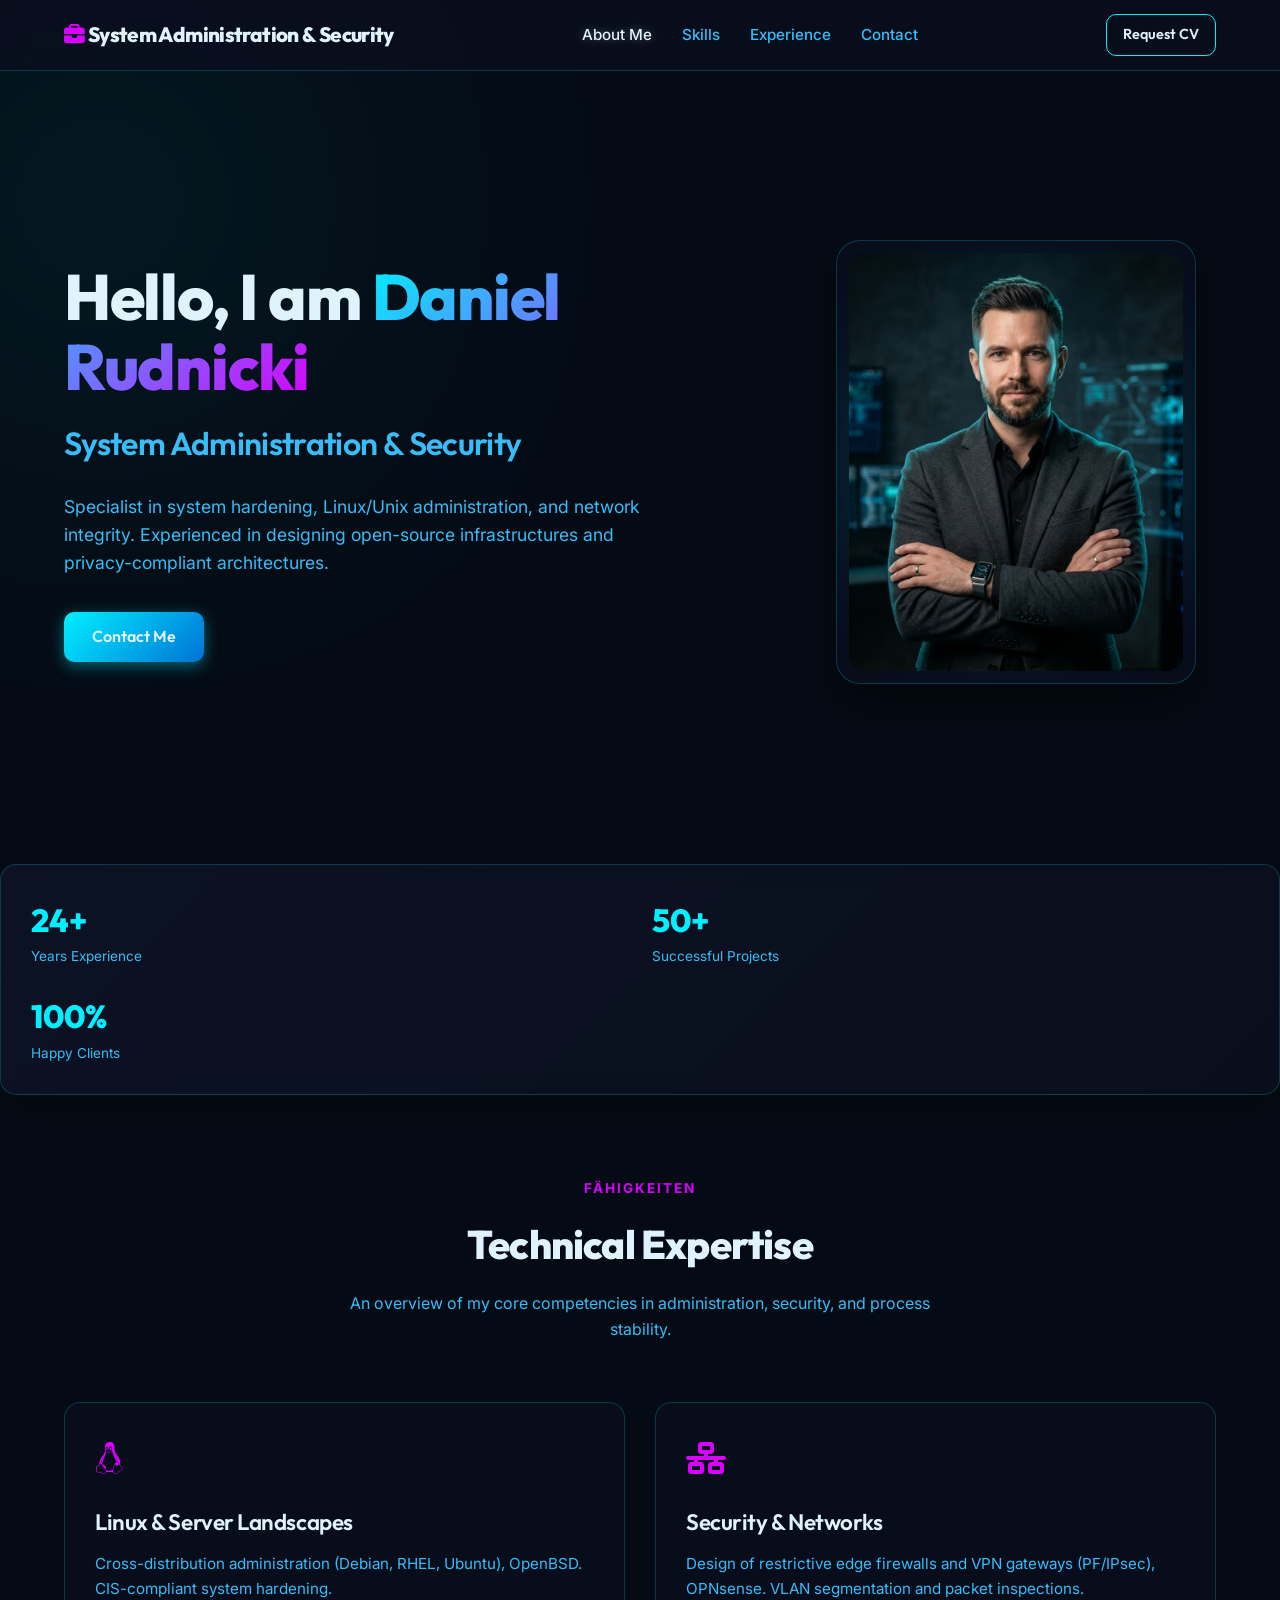
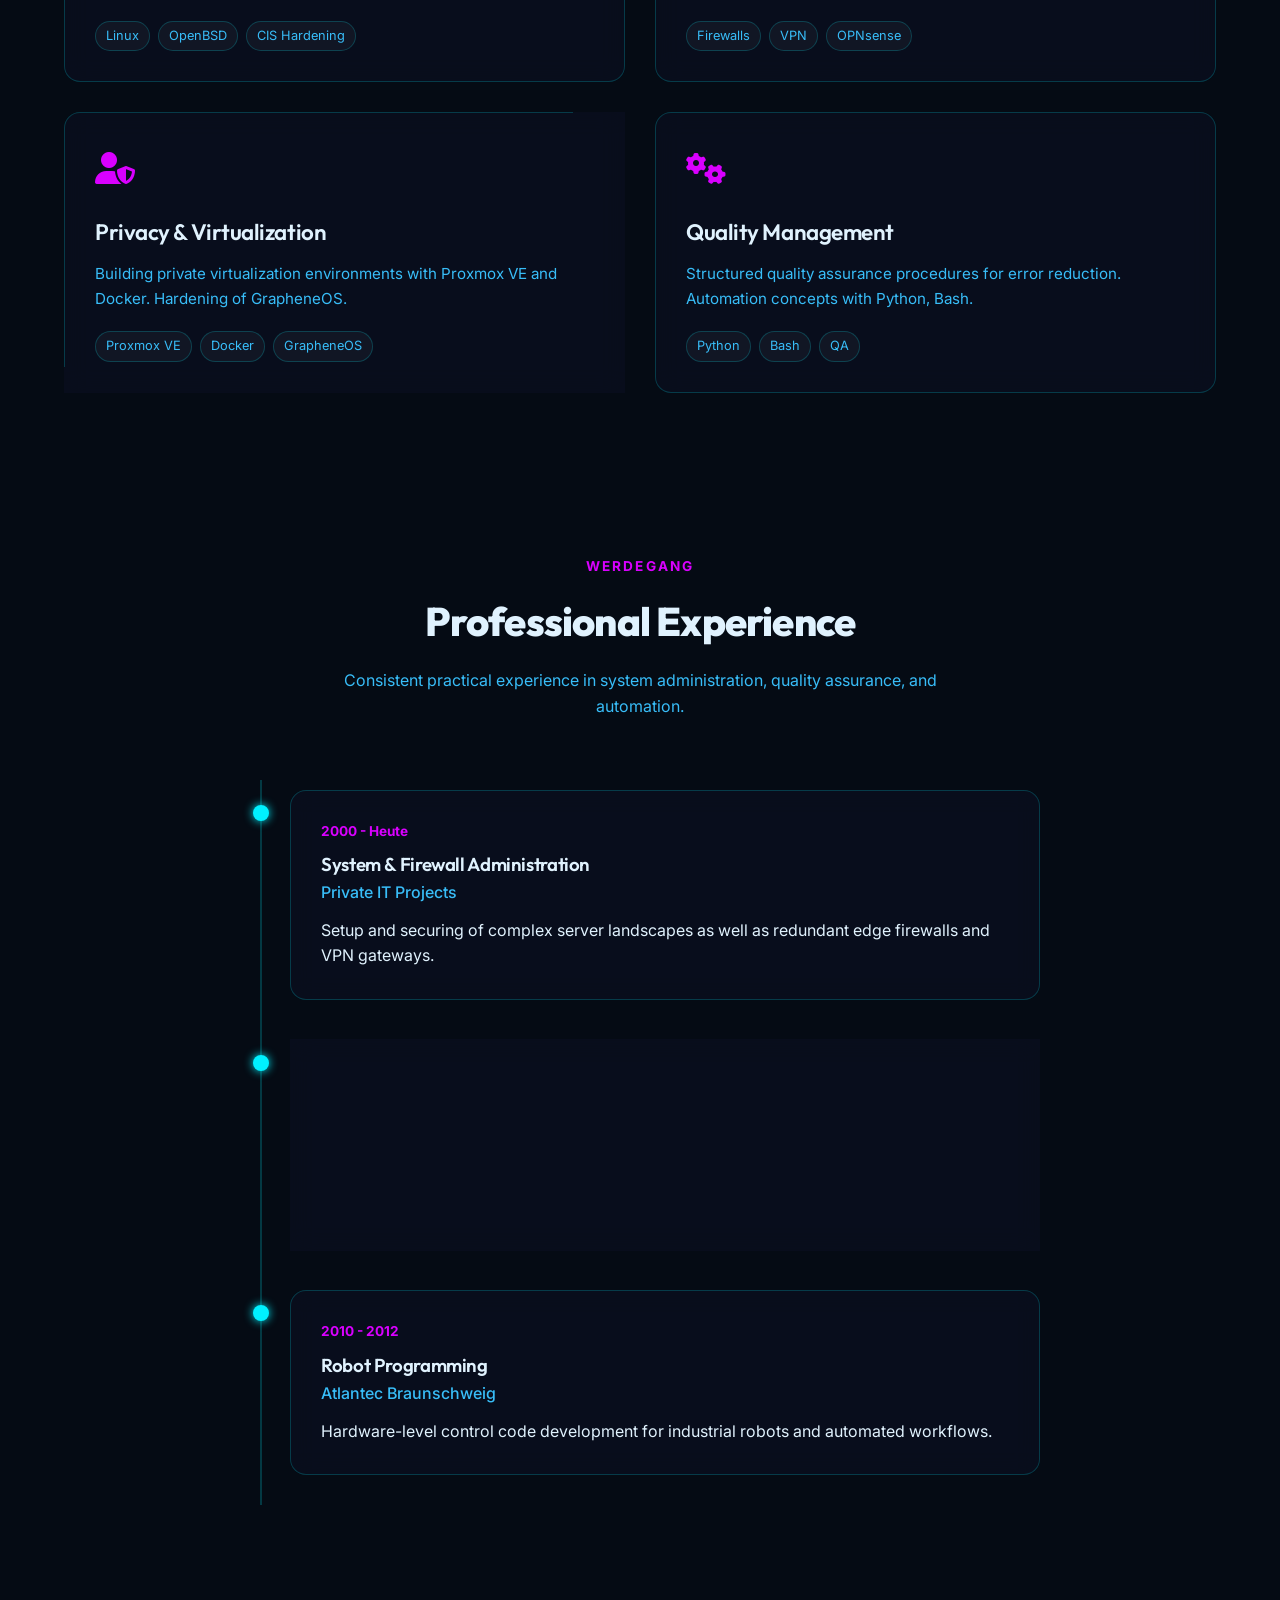
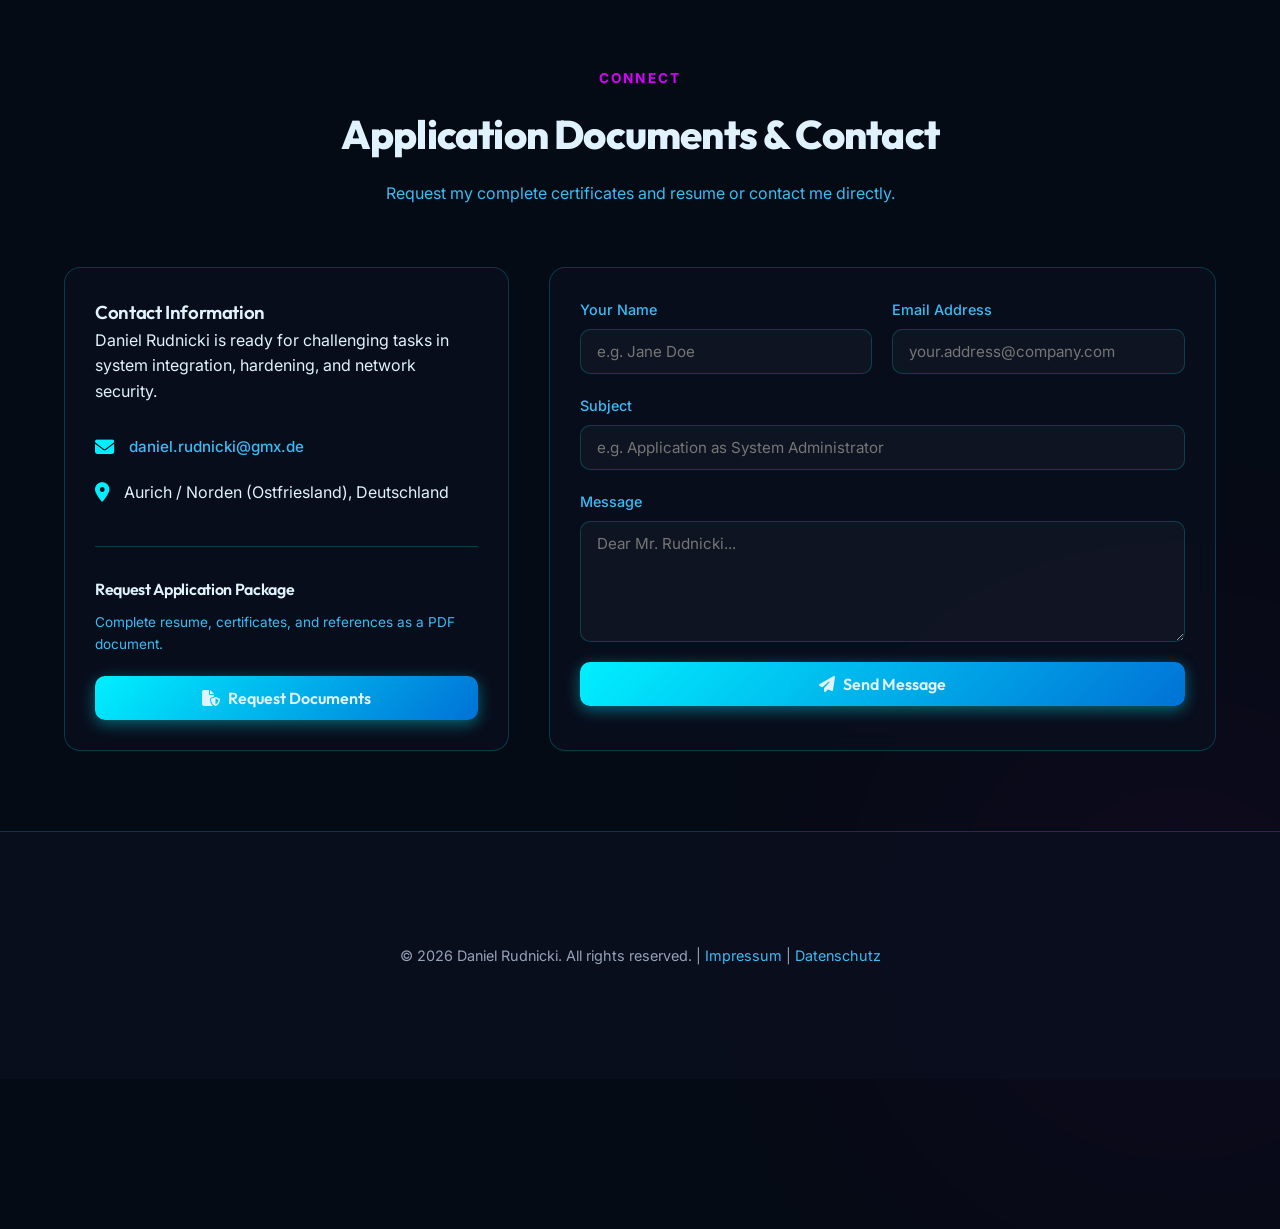
<file: index.html>
<!DOCTYPE html>
<html lang="de">
<head>
    <meta charset="UTF-8">
    <meta name="viewport" content="width=device-width, initial-scale=1.0">
    <title>Daniel Rudnicki | Portfolio</title>
    <link rel="icon" type="image/png" href="/static/daniel_rudnicki_logo.png">
    <!-- Google Fonts -->
    <link rel="preconnect" href="https://fonts.googleapis.com">
    <link rel="preconnect" href="https://fonts.gstatic.com" crossorigin>
    <link href="https://fonts.googleapis.com/css2?family=Outfit:wght@300;400;600;800&family=Inter:wght@300;400;500;600;700&display=swap" rel="stylesheet">
    <!-- FontAwesome Icons -->
    <link rel="stylesheet" href="https://cdnjs.cloudflare.com/ajax/libs/font-awesome/6.4.0/css/all.min.css">
    <!-- Main Style Sheet -->
    <link rel="stylesheet" href="/static/styles.css">
    <!-- Google tag (gtag.js) -->
    <script async src="https://www.googletagmanager.com/gtag/js?id=G-XXXXXXXXXX"></script>
    <script>
      window.dataLayer = window.dataLayer || [];
      function gtag(){dataLayer.push(arguments);}
      gtag('js', new Date());
      gtag('config', 'G-XXXXXXXXXX');
    </script>
</head>
<body class="{{ theme_class }}">
    <!-- Background Glow Effects -->
    <div class="glow-orb orb-1"></div>
    <div class="glow-orb orb-2"></div>

    <!-- Navigation Header -->
    <header class="main-header">
        <div class="nav-container">
            <a href="#" class="logo" id="nav-logo">
                <span class="logo-accent">&lt;</span> DR.ADMIN <span class="logo-accent">/&gt;</span>
            </a>
            <nav class="nav-menu">
                <a href="#about" class="nav-link active" id="nav-about">Über mich</a>
                <a href="#skills" class="nav-link" id="nav-skills">Kompetenzen</a>
                <a href="#experience" class="nav-link" id="nav-exp">Werdegang</a>
                <a href="#contact" class="nav-link" id="nav-contact">Kontakt</a>
            </nav>
            <div class="nav-cta">
                <a href="#contact" class="btn btn-outline btn-sm" id="cta-req">Bewerbung anfordern</a>
            </div>
        </div>
    </header>

    <main>        <!-- Hero & Personalization Section -->
        <section id="about" class="hero-section">
            <div class="section-container hero-container">
                <div class="hero-grid">
                    <div class="hero-content">
                        <!-- Dynamic Greeting Badge -->
                        <div class="greeting-badge" id="dynamic-badge" style="display: none;">
                            <span class="badge-dot"></span>
                            <span class="badge-text" id="dynamic-badge-text"></span>
                        </div>
                        
                        <h1 class="hero-title">
                            <span id="hello-text">Hallo, ich bin</span> <span class="text-gradient">Daniel Rudnicki</span>
                        </h1>
                        <h2 class="hero-subtitle" id="dynamic-subtitle">System-Administration & Security</h2>
                        
                        <!-- Dynamic Personalized Message -->
                        <div class="personalization-banner" id="personalization-box" style="display: block;">
                            <div class="banner-content">
                                <i class="fas fa-handshake"></i>
                                <div class="banner-text">
                                    <strong id="spec-for"></strong>
                                    <p id="msg-text">Vielen Dank für Ihr Interesse an meinem Profil. Ich habe diese Mappe speziell auf Ihre Anforderungen abgestimmt.</p>
                                </div>
                            </div>
                        </div>
                        
                        <p class="hero-description" id="dynamic-description">Spezialist für Systemhärtung, Linux/Unix-Administration und Netzwerk-Integrität. Praxis in der Konzeptionierung quelloffener Infrastrukturen und datenschutzkonformer Architekturen.</p>
                        
                        <div class="hero-actions">
                            <a href="#contact" class="btn btn-primary" id="cont-btn">Kontakt aufnehmen</a>
                        </div>
                    </div>
                    
                    <div class="hero-image-wrapper">
                        <div class="hero-image-card">
                            <img src="https://loremflickr.com/400/500/male,sysadmin?random=1" id="hero-avatar" alt="Portrait" class="hero-avatar" />
                            <div class="image-glow"></div>
                        </div>
                    </div>
                </div>
            </div>
        </section>

        <div class="hero-stats-card glass-card">
            <div class="card-glow"></div>
            <div class="stats-grid">
                <div class="stat-item">
                    <span class="stat-value">24+</span>
                    <span class="stat-label" id="stat-exp">Jahre Erfahrung</span>
                </div>
                <div class="stat-item">
                    <span class="stat-value">50+</span>
                    <span class="stat-label" id="stat-proj">Erfolgreiche Projekte</span>
                </div>
                <div class="stat-item">
                    <span class="stat-value">100%</span>
                    <span class="stat-label" id="stat-cli">Zufriedene Klienten</span>
                </div>
            </div>
        </div>

        <!-- Technical Skills Section -->
        <section id="skills" class="skills-section">
            <div class="section-container">
                <div class="section-header">
                    <span class="section-tag" id="skills-tag">Fähigkeiten</span>
                    <h2 class="section-title" id="skills-main-title">Technische Expertise</h2>
                    <p class="section-desc" id="skills-main-desc">Ein Überblick über meine Kernkompetenzen in der Administration, Absicherung und Prozessstabilität.</p>
                </div>

                <div class="skills-grid">
                    <div class="skill-category-card glass-card">
                        <div class="category-icon" id="skill-1-icon"><i class="fa-brands fa-linux"></i></div>
                        <h3 id="skill-1-title">Linux & Serverlandschaften</h3>
                        <p id="skill-1-desc">Distributionen-übergreifende Administration (Debian, RHEL, Ubuntu), OpenBSD und Solaris. CIS-konforme Systemhärtung (Level 2) und dateibasierte Berechtigungskonzepte.</p>
                        <div class="skill-tags" id="skill-1-tags">
                            <span class="tag">Linux Servers</span>
                            <span class="tag">OpenBSD</span>
                            <span class="tag">Solaris</span>
                            <span class="tag">CIS Hardening</span>
                            <span class="tag">SELinux</span>
                        </div>
                    </div>

                    <div class="skill-category-card glass-card">
                        <div class="category-icon" id="skill-2-icon"><i class="fa-solid fa-network-wired"></i></div>
                        <h3 id="skill-2-title">Sicherheit & Netzwerke</h3>
                        <p id="skill-2-desc">Konzeption restriktiver Edge-Firewalls und VPN-Gateways mit OpenBSD (PF/CARP/IPsec), OPNsense, pfSense und VyOS. VLAN-Segmentierung, VPN/IPsec Tunnel, Packet Inspections via Wireshark und tcpdump.</p>
                        <div class="skill-tags" id="skill-2-tags">
                            <span class="tag">OpenBSD (PF)</span>
                            <span class="tag">Edge-Firewalling</span>
                            <span class="tag">VPN-Gateways</span>
                            <span class="tag">OPNsense</span>
                            <span class="tag">VyOS</span>
                            <span class="tag">Wireshark</span>
                        </div>
                    </div>

                    <div class="skill-category-card glass-card">
                        <div class="category-icon" id="skill-3-icon"><i class="fa-solid fa-user-shield"></i></div>
                        <h3 id="skill-3-title">Privacy & Virtualisierung</h3>
                        <p id="skill-3-desc">Aufbau privater Virtualisierungsumgebungen mit Proxmox VE und Docker. Härtung von GrapheneOS, Integration von Tails OS und TOR-Routing.</p>
                        <div class="skill-tags" id="skill-3-tags">
                            <span class="tag">Proxmox VE</span>
                            <span class="tag">Docker</span>
                            <span class="tag">GrapheneOS</span>
                            <span class="tag">Tails OS</span>
                            <span class="tag">TOR Network</span>
                        </div>
                    </div>

                    <div class="skill-category-card glass-card">
                        <div class="category-icon" id="skill-4-icon"><i class="fa-solid fa-gears"></i></div>
                        <h3 id="skill-4-title">Qualitätsmanagement & Automatisierung</h3>
                        <p id="skill-4-desc">Strukturierte Qualitätssicherungsverfahren zur Fehlerreduktion und Einhaltung von QM-Vorgaben. Automatisierungskonzepte mit Python, C++, Bash-Skripten, PHP und Perl.</p>
                        <div class="skill-tags" id="skill-4-tags">
                            <span class="tag">Python / C++</span>
                            <span class="tag">Bash Scripting</span>
                            <span class="tag">QM / Fehleranalyse</span>
                            <span class="tag">Perl / PHP</span>
                        </div>
                    </div>
                </div>
            </div>
        </section>


        <!-- Experience Timeline Section -->
        <section id="experience" class="experience-section">
            <div class="section-container">
                <div class="section-header">
                    <span class="section-tag" id="exp-tag">Werdegang</span>
                    <h2 class="section-title" id="exp-main-title">Beruflicher Werdegang</h2>
                    <p class="section-desc" id="exp-main-desc">Konsequente Praxiserfahrung in Systemadministration, Qualitätssicherung und industrieller Automatisierung.</p>
                </div>

                <div class="timeline">
                    <div class="timeline-item">
                        <div class="timeline-dot"></div>
                        <div class="timeline-content glass-card">
                            <span class="timeline-date">2000 - Heute</span>
                            <h3 id="exp-1-title">System-, Edge-Firewall- & VPN-Administration</h3>
                            <p class="timeline-company" id="exp-1-comp">Private non-monetäre Großprojekte (Vollzeitfokus 2012–2014)</p>
                            <p id="exp-1-desc">Aufbau und Absicherung komplexer Linux-Serverlandschaften sowie redundanter Edge-Firewalls und VPN-Gateways auf OpenBSD-Basis (PF, IPsec/WireGuard). Implementierung restriktiver OPNsense/VyOS-Systeme, VLAN-Segmentierung und kontinuierliche Protokollanalyse.</p>
                        </div>
                    </div>

                    <div class="timeline-item">
                        <div class="timeline-dot"></div>
                        <div class="timeline-content glass-card">
                            <span class="timeline-date">2014 - 2021</span>
                            <h3 id="exp-2-title">Qualitätssicherung & Qualitätsmanagement</h3>
                            <p class="timeline-company" id="exp-2-comp">SVB Personalleasing (Automobilfertigungslinien)</p>
                            <p id="exp-2-desc">Strukturierte Einhaltung strenger Qualitätsvorgaben, Fehlerreduktion und Qualitätssicherungsmaßnahmen zur Prozessstabilität in Fertigungslinien.</p>
                        </div>
                    </div>

                    <div class="timeline-item">
                        <div class="timeline-dot"></div>
                        <div class="timeline-content glass-card">
                            <span class="timeline-date">2010 - 2012</span>
                            <h3 id="exp-3-title">Roboterprogrammierung & Automatisierung</h3>
                            <p class="timeline-company" id="exp-3-comp">Atlantec Braunschweig</p>
                            <p id="exp-3-desc">Hardwarenahe Steuerungscode-Entwicklung für Industrieroboter und Anpassung komplexer automatisierter Bewegungsabläufe.</p>
                        </div>
                    </div>
                </div>
            </div>
        </section>

        <!-- Contact & Document Request Section -->
        <section id="contact" class="contact-section">
            <div class="section-container">
                <div class="section-header">
                    <span class="section-tag" id="contact-tag">Verbindung</span>
                    <h2 class="section-title" id="contact-title">Bewerbungsunterlagen & Kontakt</h2>
                    <p class="section-desc" id="contact-desc">Fordern Sie meine vollständigen Zeugnisse und Lebensläufe an oder treten Sie direkt in Kontakt.</p>
                </div>

                <div class="contact-grid">
                    <div class="contact-info-panel glass-card">
                        <h3 id="contact-info-title">Kontaktinformationen</h3>
                        <p id="contact-info-text">Daniel Rudnicki ist bereit für anspruchsvolle Aufgaben in der Systemintegration, Härtung und Netzwerkabsicherung.</p>
                        
                        <div class="info-list">
                            <div class="info-item">
                                <i class="fa-solid fa-envelope"></i>
                                <span id="secure-email-container"></span>
                            </div>
                            <div class="info-item">
                                <i class="fa-solid fa-location-dot"></i>
                                <span>Aurich / Norden (Ostfriesland), Deutschland</span>
                            </div>
                        </div>

                        <!-- Action buttons for document download request -->
                        <div class="document-download-box">
                            <h4 id="req-docs-title">Bewerbungs-Paket anfordern</h4>
                            <p class="small-text" id="req-docs-desc">Vollständiger Lebenslauf, Zertifikate und Zeugnisse als PDF-Dokument.</p>
                            <button id="request-docs-btn" class="btn btn-primary btn-block">
                                <i class="fa-solid fa-file-shield"></i> <span id="req-docs-btn-text">Unterlagen anfordern</span>
                            </button>
                        </div>
                    </div>

                    <div class="contact-form-panel glass-card">
                        <form id="contact-form" class="custom-form">
                            <div class="form-row">
                                <div class="form-group">
                                    <label for="name" id="label-name">Ihr Name</label>
                                    <input type="text" id="name" required placeholder="z. B. Nicole Nellen">
                                </div>
                                <div class="form-group">
                                    <label for="email" id="label-email">E-Mail-Adresse</label>
                                    <input type="email" id="email" required placeholder="ihre.adresse@firma.de">
                                </div>
                            </div>
                            <div class="form-group">
                                <label for="subject" id="label-subject">Betreff</label>
                                <input type="text" id="subject" placeholder="z. B. Bewerbung als IT-Systemadministrator">
                            </div>
                            <div class="form-group">
                                <label for="message" id="label-message">Nachricht</label>
                                <textarea id="message" rows="5" required placeholder="Sehr geehrter Herr Rudnicki..."></textarea>
                            </div>
                            <button type="submit" class="btn btn-primary" id="submit-btn">
                                <i class="fa-solid fa-paper-plane"></i> <span id="submit-btn-text">Nachricht senden</span>
                            </button>
                        </form>
                    </div>
                </div>
            </div>
        </section>
    </main>

    <!-- Footer -->
    <footer class="main-footer">
        <div class="section-container">
            <p id="footer-text">&copy; 2026 Daniel Rudnicki. Alle Rechte vorbehalten. | <a href="/impressum.html">Impressum</a> | <a href="/datenschutz.html">Datenschutz</a></p>
        </div>
    </footer>
    <script src="/static/content.js"></script>
    <script src="/static/script.js"></script>
</body>
</html>
</file>
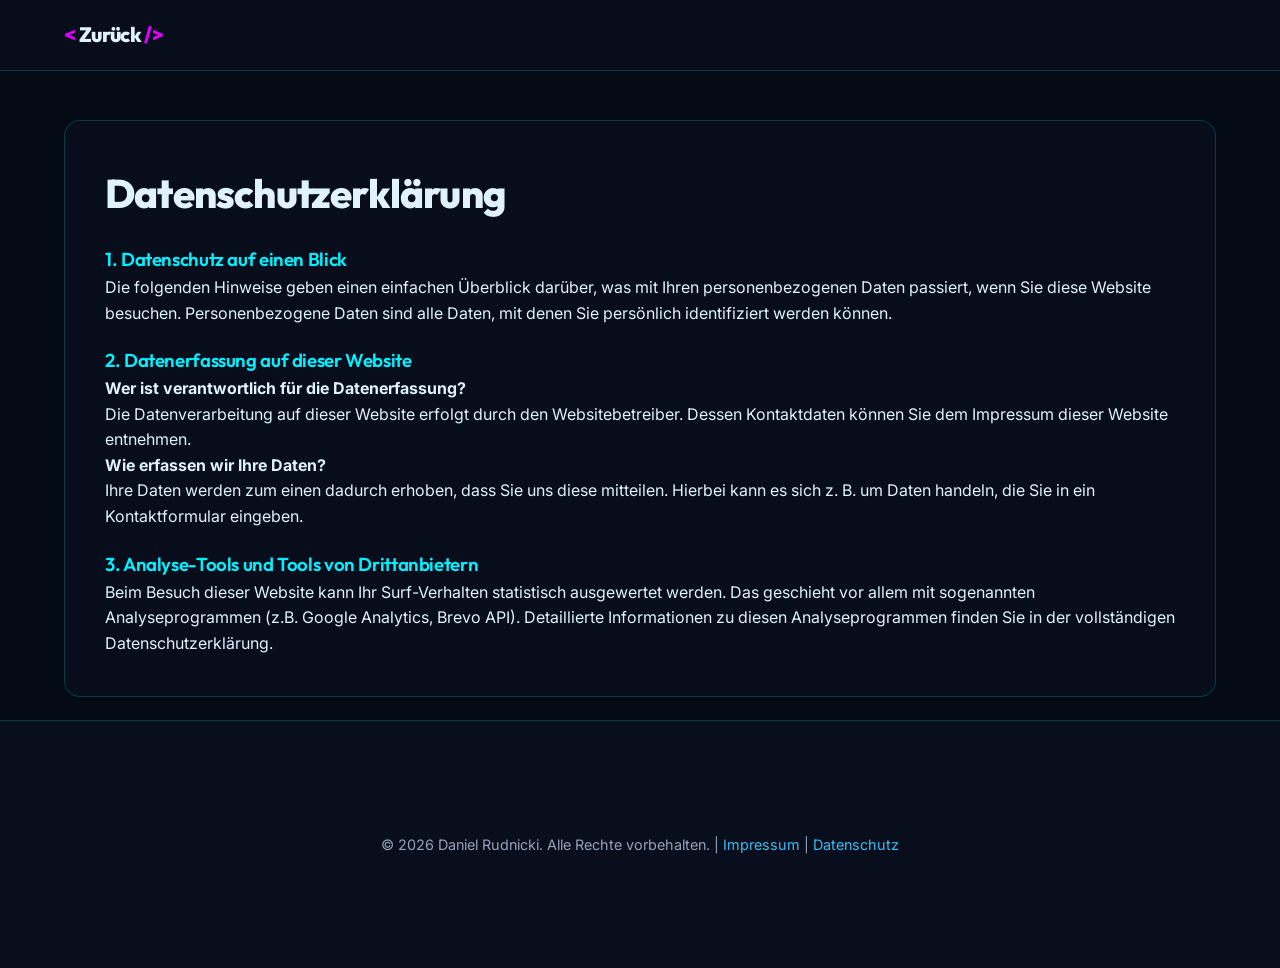
<file: datenschutz.html>
<!DOCTYPE html>
<html lang="de">
<head>
    <meta charset="UTF-8">
    <meta name="viewport" content="width=device-width, initial-scale=1.0">
    <title>Datenschutzerklärung | Daniel Rudnicki</title>
    <link rel="stylesheet" href="https://cdnjs.cloudflare.com/ajax/libs/font-awesome/6.4.0/css/all.min.css">
    <link href="https://fonts.googleapis.com/css2?family=Outfit:wght@300;400;500;600;700;800&family=Inter:wght@400;500;600&display=swap" rel="stylesheet">
    <link rel="stylesheet" href="/static/styles.css">
    <!-- Google tag (gtag.js) -->
    <script async src="https://www.googletagmanager.com/gtag/js?id=G-XXXXXXXXXX"></script>
    <script>
      window.dataLayer = window.dataLayer || [];
      function gtag(){dataLayer.push(arguments);}
      gtag('js', new Date());
      gtag('config', 'G-XXXXXXXXXX');
    </script>
</head>
<body class="theme-it">
    <header class="main-header">
        <div class="nav-container">
            <a href="/" class="logo">
                <span class="logo-accent">&lt;</span> Zurück <span class="logo-accent">/&gt;</span>
            </a>
        </div>
    </header>

    <main style="padding-top: 100px; min-height: 80vh;">
        <section class="section-container glass-card" style="padding: 40px; margin-top: 20px;">
            <h1 class="section-title">Datenschutzerklärung</h1>
            
            <h3 style="color: var(--primary); margin-top: 20px;">1. Datenschutz auf einen Blick</h3>
            <p>
                Die folgenden Hinweise geben einen einfachen Überblick darüber, was mit Ihren personenbezogenen Daten passiert, wenn Sie diese Website besuchen. Personenbezogene Daten sind alle Daten, mit denen Sie persönlich identifiziert werden können.
            </p>

            <h3 style="color: var(--primary); margin-top: 20px;">2. Datenerfassung auf dieser Website</h3>
            <p><strong>Wer ist verantwortlich für die Datenerfassung?</strong></p>
            <p>Die Datenverarbeitung auf dieser Website erfolgt durch den Websitebetreiber. Dessen Kontaktdaten können Sie dem Impressum dieser Website entnehmen.</p>
            
            <p><strong>Wie erfassen wir Ihre Daten?</strong></p>
            <p>Ihre Daten werden zum einen dadurch erhoben, dass Sie uns diese mitteilen. Hierbei kann es sich z. B. um Daten handeln, die Sie in ein Kontaktformular eingeben.</p>

            <h3 style="color: var(--primary); margin-top: 20px;">3. Analyse-Tools und Tools von Drittanbietern</h3>
            <p>
                Beim Besuch dieser Website kann Ihr Surf-Verhalten statistisch ausgewertet werden. Das geschieht vor allem mit sogenannten Analyseprogrammen (z.B. Google Analytics, Brevo API). Detaillierte Informationen zu diesen Analyseprogrammen finden Sie in der vollständigen Datenschutzerklärung.
            </p>
        </section>
    </main>

    <footer class="main-footer">
        <div class="section-container">
            <p>&copy; 2026 Daniel Rudnicki. Alle Rechte vorbehalten. | <a href="/impressum.html">Impressum</a> | <a href="/datenschutz.html">Datenschutz</a></p>
        </div>
    </footer>
    <script>
        const params = new URLSearchParams(window.location.search);
        const cat = (params.get("cat") || "IT & Technologie").toLowerCase();
        let theme = "theme-it";
        if (cat.includes("soziales")) theme = "theme-soziales";
        else if (cat.includes("administration") || cat.includes("verwaltung")) theme = "theme-verwaltung";
        else if (cat.includes("sales")) theme = "theme-sales";
        else if (cat.includes("handwerk")) theme = "theme-handwerk";
        else if (cat.includes("milit") || cat.includes("mil_it")) theme = "theme-mil_it";
        document.body.className = theme;
        
        // Update links to keep the theme
        document.querySelectorAll('a').forEach(a => {
            if (a.href.includes('impressum') || a.href.includes('datenschutz') || (a.href.endsWith('/') && !a.href.includes('#'))) {
                let url = new URL(a.href, window.location.href);
                for (let [key, value] of params.entries()) {
                    url.searchParams.set(key, value);
                }
                a.href = url.href;
            }
        });
    </script>
</body>
</html>
</file>
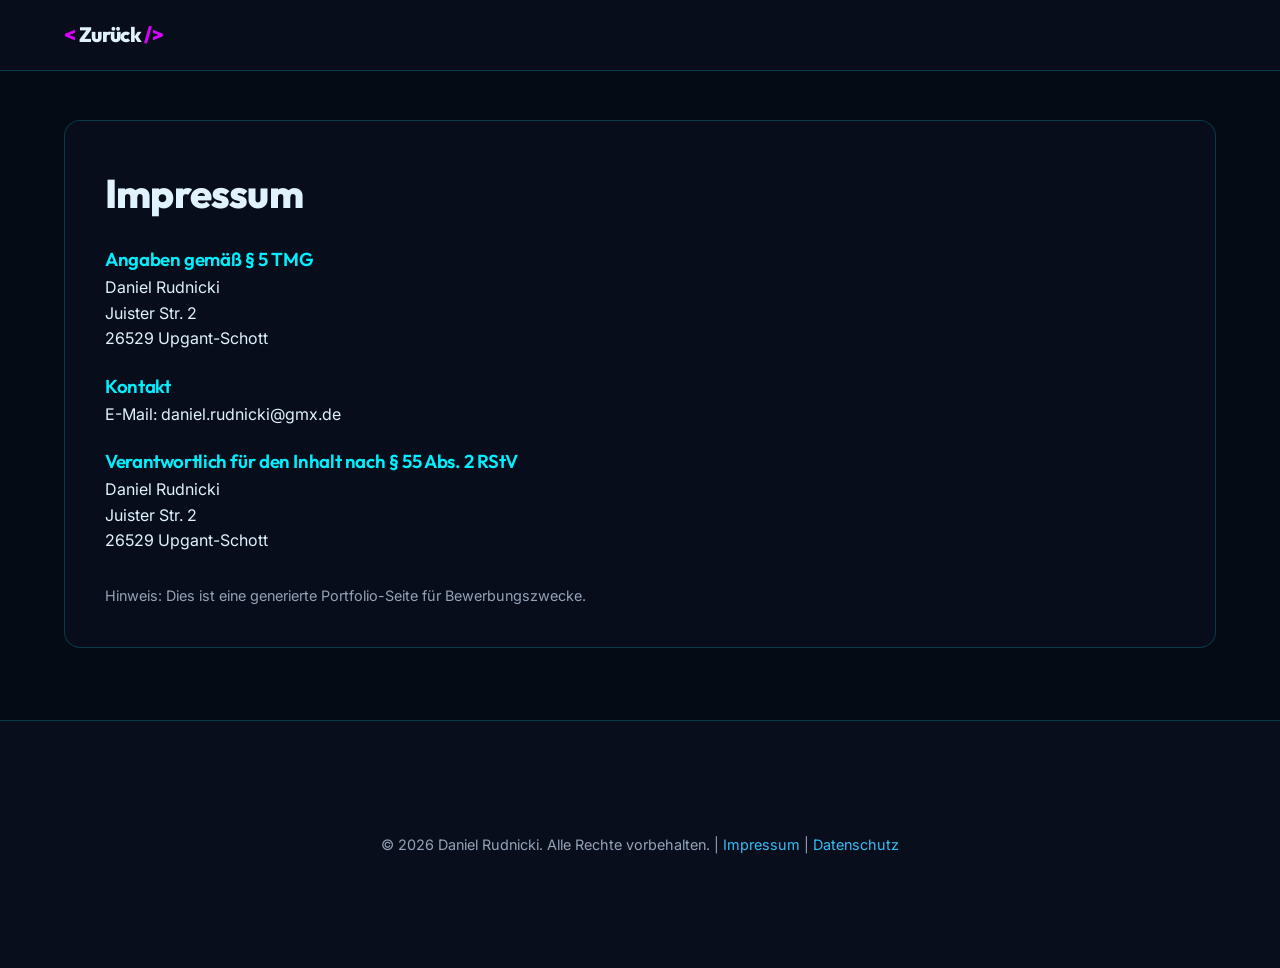
<file: impressum.html>
<!DOCTYPE html>
<html lang="de">
<head>
    <meta charset="UTF-8">
    <meta name="viewport" content="width=device-width, initial-scale=1.0">
    <title>Impressum | Daniel Rudnicki</title>
    <link rel="stylesheet" href="https://cdnjs.cloudflare.com/ajax/libs/font-awesome/6.4.0/css/all.min.css">
    <link href="https://fonts.googleapis.com/css2?family=Outfit:wght@300;400;500;600;700;800&family=Inter:wght@400;500;600&display=swap" rel="stylesheet">
    <link rel="stylesheet" href="/static/styles.css">
    <!-- Google tag (gtag.js) -->
    <script async src="https://www.googletagmanager.com/gtag/js?id=G-XXXXXXXXXX"></script>
    <script>
      window.dataLayer = window.dataLayer || [];
      function gtag(){dataLayer.push(arguments);}
      gtag('js', new Date());
      gtag('config', 'G-XXXXXXXXXX');
    </script>
</head>
<body class="theme-it">
    <header class="main-header">
        <div class="nav-container">
            <a href="/" class="logo">
                <span class="logo-accent">&lt;</span> Zurück <span class="logo-accent">/&gt;</span>
            </a>
        </div>
    </header>

    <main style="padding-top: 100px; min-height: 80vh;">
        <section class="section-container glass-card" style="padding: 40px; margin-top: 20px;">
            <h1 class="section-title">Impressum</h1>
            
            <h3 style="color: var(--primary); margin-top: 20px;">Angaben gemäß § 5 TMG</h3>
            <p>
                Daniel Rudnicki<br>
                Juister Str. 2<br>
                26529 Upgant-Schott
            </p>

            <h3 style="color: var(--primary); margin-top: 20px;">Kontakt</h3>
            <p>
                E-Mail: daniel.rudnicki@gmx.de
            </p>

            <h3 style="color: var(--primary); margin-top: 20px;">Verantwortlich für den Inhalt nach § 55 Abs. 2 RStV</h3>
            <p>
                Daniel Rudnicki<br>
                Juister Str. 2<br>
                26529 Upgant-Schott
            </p>
            
            <p style="margin-top: 30px; font-size: 0.9em; color: var(--text-muted);">
                Hinweis: Dies ist eine generierte Portfolio-Seite für Bewerbungszwecke. 
            </p>
        </section>
    </main>

    <footer class="main-footer">
        <div class="section-container">
            <p>&copy; 2026 Daniel Rudnicki. Alle Rechte vorbehalten. | <a href="/impressum.html">Impressum</a> | <a href="/datenschutz.html">Datenschutz</a></p>
        </div>
    </footer>
    <script>
        const params = new URLSearchParams(window.location.search);
        const cat = (params.get("cat") || "IT & Technologie").toLowerCase();
        let theme = "theme-it";
        if (cat.includes("soziales")) theme = "theme-soziales";
        else if (cat.includes("administration") || cat.includes("verwaltung")) theme = "theme-verwaltung";
        else if (cat.includes("sales")) theme = "theme-sales";
        else if (cat.includes("handwerk")) theme = "theme-handwerk";
        else if (cat.includes("milit") || cat.includes("mil_it")) theme = "theme-mil_it";
        document.body.className = theme;
        
        // Update links to keep the theme
        document.querySelectorAll('a').forEach(a => {
            if (a.href.includes('impressum') || a.href.includes('datenschutz') || (a.href.endsWith('/') && !a.href.includes('#'))) {
                let url = new URL(a.href, window.location.href);
                for (let [key, value] of params.entries()) {
                    url.searchParams.set(key, value);
                }
                a.href = url.href;
            }
        });
    </script>
</body>
</html>
</file>
<file: static/styles.css>
/* ==========================================================================
   DESIGN SYSTEM TOKENS & CSS VARIABLES
   ========================================================================== */
:root {
    /* Color Palette */
    --bg-dark: #0a0f1d;
    --bg-card: rgba(16, 22, 43, 0.6);
    --bg-card-hover: rgba(22, 30, 59, 0.85);
    
    --primary: #0088ff;
    --primary-glow: rgba(0, 136, 255, 0.45);
    --secondary: #00f0ff;
    --secondary-glow: rgba(0, 240, 255, 0.3);
    
    --text-primary: #f8fafc;
    --text-secondary: #94a3b8;
    --text-muted: #64748b;
    --border-color: rgba(255, 255, 255, 0.08);
    --border-color-hover: rgba(0, 136, 255, 0.3);

    /* Fonts */
    --font-heading: 'Outfit', 'Inter', sans-serif;
    --font-body: 'Inter', sans-serif;
    
    /* Layout */
    --max-width: 1200px;
    --radius-lg: 16px;
    --radius-md: 10px;
    --radius-sm: 6px;
    
    --transition-fast: 0.2s cubic-bezier(0.4, 0, 0.2, 1);
    --transition-normal: 0.3s cubic-bezier(0.4, 0, 0.2, 1);
}

/* ==========================================================================
   RESET & GLOBAL STYLES
   ========================================================================== */
* {
    margin: 0;
    padding: 0;
    box-sizing: border-box;
}

html {
    scroll-behavior: smooth;
    font-size: 16px;
}

body {
    background-color: var(--bg-dark);
    color: var(--text-primary);
    font-family: var(--font-body);
    line-height: 1.6;
    overflow-x: hidden;
    position: relative;
    min-height: 100vh;
}

/* Background Glow Orbs */
.glow-orb {
    position: absolute;
    width: 600px;
    height: 600px;
    border-radius: 50%;
    filter: blur(160px);
    z-index: -1;
    pointer-events: none;
    opacity: 0.45;
}

.orb-1 {
    top: -100px;
    left: -200px;
    background: radial-gradient(circle, var(--primary-glow) 0%, transparent 70%);
}

.orb-2 {
    bottom: -150px;
    right: -200px;
    background: radial-gradient(circle, var(--secondary-glow) 0%, transparent 70%);
}

a {
    color: inherit;
    text-decoration: none;
    transition: var(--transition-fast);
}

/* ==========================================================================
   TYPOGRAPHY
   ========================================================================== */
h1, h2, h3, h4 {
    font-family: var(--font-heading);
    font-weight: 600;
    letter-spacing: -0.02em;
}

.text-gradient {
    background: linear-gradient(135deg, var(--primary) 0%, var(--secondary) 100%);
    -webkit-background-clip: text;
    -webkit-text-fill-color: transparent;
}

/* ==========================================================================
   LAYOUT CONTAINERS
   ========================================================================== */
.section-container {
    width: 90%;
    max-width: var(--max-width);
    margin: 0 auto;
    padding: 80px 0;
}

.section-header {
    text-align: center;
    margin-bottom: 60px;
}

.section-tag {
    font-size: 0.85rem;
    text-transform: uppercase;
    letter-spacing: 0.15em;
    color: var(--secondary);
    font-weight: 700;
    margin-bottom: 12px;
    display: inline-block;
}

.section-title {
    font-size: 2.5rem;
    font-weight: 800;
    margin-bottom: 15px;
}

.section-desc {
    color: var(--text-secondary);
    max-width: 600px;
    margin: 0 auto;
}

/* ==========================================================================
   GLASSMORPHISM COMPONENT
   ========================================================================== */
.glass-card {
    background: var(--bg-card);
    backdrop-filter: blur(12px);
    -webkit-backdrop-filter: blur(12px);
    border: 1px solid var(--border-color);
    border-radius: var(--radius-lg);
    padding: 30px;
    position: relative;
    overflow: hidden;
    transition: var(--transition-normal);
}

.glass-card:hover {
    border-color: var(--border-color-hover);
    background: var(--bg-card-hover);
    transform: translateY(-5px);
    box-shadow: 0 10px 30px -10px rgba(0, 136, 255, 0.2);
}

/* ==========================================================================
   BUTTONS
   ========================================================================== */
.btn {
    display: inline-flex;
    align-items: center;
    justify-content: center;
    padding: 12px 28px;
    font-family: var(--font-heading);
    font-weight: 600;
    font-size: 1rem;
    border-radius: var(--radius-md);
    cursor: pointer;
    border: none;
    gap: 8px;
}

.btn-sm {
    padding: 8px 16px;
    font-size: 0.9rem;
}

.btn-primary {
    background: linear-gradient(135deg, var(--primary) 0%, #0072d6 100%);
    color: var(--text-primary);
    box-shadow: 0 4px 15px var(--primary-glow);
}

.btn-primary:hover {
    transform: translateY(-2px);
    box-shadow: 0 6px 20px var(--primary-glow);
}

.btn-secondary {
    background: rgba(255, 255, 255, 0.05);
    color: var(--text-primary);
    border: 1px solid var(--border-color);
}

.btn-secondary:hover {
    background: rgba(255, 255, 255, 0.1);
    border-color: var(--text-secondary);
}

.btn-outline {
    background: transparent;
    color: var(--text-primary);
    border: 1px solid var(--primary);
}

.btn-outline:hover {
    background: var(--primary);
    box-shadow: 0 4px 15px var(--primary-glow);
}

.btn-block {
    display: flex;
    width: 100%;
}

/* ==========================================================================
   HEADER / NAVIGATION
   ========================================================================== */
.main-header {
    position: fixed;
    top: 0;
    left: 0;
    width: 100%;
    z-index: 100;
    background: var(--bg-card);
    backdrop-filter: blur(12px);
    -webkit-backdrop-filter: blur(12px);
    border-bottom: 1px solid var(--border-color);
}

.nav-container {
    max-width: var(--max-width);
    width: 90%;
    margin: 0 auto;
    height: 70px;
    display: flex;
    align-items: center;
    justify-content: space-between;
}

.logo {
    font-family: var(--font-heading);
    font-weight: 800;
    font-size: 1.3rem;
    letter-spacing: -0.03em;
}

.logo-accent {
    color: var(--secondary);
}

.nav-menu {
    display: flex;
    gap: 30px;
}

.nav-link {
    color: var(--text-secondary);
    font-size: 0.95rem;
    font-weight: 500;
}

.nav-link:hover, .nav-link.active {
    color: var(--text-primary);
    text-shadow: 0 0 10px rgba(255, 255, 255, 0.3);
}

/* ==========================================================================
   HERO SECTION
   ========================================================================== */
.hero-section {
    padding-top: 160px;
    padding-bottom: 100px;
    position: relative;
    z-index: 10;
}

.hero-grid {
    display: grid;
    grid-template-columns: 1fr;
    gap: 60px;
    align-items: center;
}

@media (min-width: 992px) {
    .hero-grid {
        grid-template-columns: 1fr 400px;
    }
}

.hero-content {
    max-width: 800px;
    margin: 0 auto;
    text-align: left;
}

.hero-image-wrapper {
    position: relative;
    display: flex;
    justify-content: center;
}

.hero-image-card {
    position: relative;
    width: 100%;
    max-width: 360px;
    border-radius: 24px;
    padding: 12px;
    background: var(--bg-card);
    border: 1px solid var(--border-color);
    box-shadow: 0 20px 40px rgba(0,0,0,0.4);
    z-index: 2;
    overflow: hidden;
}

.hero-avatar {
    width: 100%;
    height: auto;
    border-radius: 16px;
    display: block;
    object-fit: cover;
    aspect-ratio: 4/5;
}

.image-glow {
    position: absolute;
    top: 50%;
    left: 50%;
    transform: translate(-50%, -50%);
    width: 120%;
    height: 120%;
    background: radial-gradient(circle at center, var(--primary-glow) 0%, transparent 60%);
    z-index: -1;
    filter: blur(40px);
}

.greeting-badge {
    display: flex;
    align-items: center;
    background: rgba(0, 240, 255, 0.08);
    border: 1px solid rgba(0, 240, 255, 0.3);
    padding: 6px 14px;
    border-radius: 30px;
    margin-bottom: 24px;
    animation: bounce 2s infinite;
}

/* ==========================================================================
   CATEGORY THEMES
   ========================================================================== */

/* Theme: Soziales & Pflege */
body.theme-soziales {
    --bg-dark: #f0fdf4;
    --bg-card: rgba(255, 255, 255, 0.9);
    --bg-card-hover: rgba(255, 255, 255, 1);
    --primary: #16a34a;
    --primary-glow: rgba(22, 163, 74, 0.3);
    --secondary: #22c55e;
    --secondary-glow: rgba(34, 197, 94, 0.2);
    --text-primary: #14532d;
    --text-secondary: #166534;
    --text-muted: #15803d;
    --border-color: rgba(22, 163, 74, 0.15);
    --border-color-hover: rgba(22, 163, 74, 0.4);
}
body.theme-soziales .glass-bg {
    background: radial-gradient(circle at center, rgba(34, 197, 94, 0.05) 0%, rgba(240, 253, 244, 1) 50%);
}

/* Theme: Verwaltung & Öffentlicher Dienst */
body.theme-verwaltung {
    --bg-dark: #f8fafc;
    --bg-card: rgba(255, 255, 255, 0.9);
    --bg-card-hover: rgba(255, 255, 255, 1);
    --primary: #0f172a;
    --primary-glow: rgba(15, 23, 42, 0.3);
    --secondary: #334155;
    --secondary-glow: rgba(51, 65, 85, 0.2);
    --text-primary: #0f172a;
    --text-secondary: #334155;
    --text-muted: #475569;
    --border-color: rgba(15, 23, 42, 0.15);
    --border-color-hover: rgba(15, 23, 42, 0.4);
}
body.theme-verwaltung .glass-bg {
    background: radial-gradient(circle at center, rgba(51, 65, 85, 0.05) 0%, rgba(248, 250, 252, 1) 50%);
}

/* Theme: Sales */
body.theme-sales {
    --bg-dark: #1e1005; /* Deep warm brown/orange */
    --bg-card: rgba(40, 20, 10, 0.8);
    --bg-card-hover: rgba(50, 25, 15, 1);
    --primary: #f59e0b; /* Amber */
    --primary-glow: rgba(245, 158, 11, 0.4);
    --secondary: #d97706; /* Darker amber */
    --secondary-glow: rgba(217, 119, 6, 0.3);
    --text-primary: #fffbeb;
    --text-secondary: #fcd34d;
    --text-muted: #d6d3d1;
    --border-color: rgba(245, 158, 11, 0.2);
    --border-color-hover: rgba(217, 119, 6, 0.5);
}
body.theme-sales .glass-bg {
    background: radial-gradient(circle at center, rgba(245, 158, 11, 0.05) 0%, rgba(30, 16, 5, 1) 50%);
}

/* Theme: Handwerk & Produktion */
body.theme-handwerk {
    --bg-dark: #fff7ed;
    --bg-card: rgba(255, 255, 255, 0.9);
    --bg-card-hover: rgba(255, 255, 255, 1);
    --primary: #c2410c;
    --primary-glow: rgba(194, 65, 12, 0.3);
    --secondary: #ea580c;
    --secondary-glow: rgba(234, 88, 12, 0.2);
    --text-primary: #7c2d12;
    --text-secondary: #9a3412;
    --text-muted: #c2410c;
    --border-color: rgba(194, 65, 12, 0.15);
    --border-color-hover: rgba(194, 65, 12, 0.4);
}
body.theme-handwerk .glass-bg {
    background: radial-gradient(circle at center, rgba(234, 88, 12, 0.05) 0%, rgba(255, 247, 237, 1) 50%);
}

/* Theme: IT / Cybersecurity (Default) */
body.theme-it {
    --bg-dark: #050b14;
    --bg-card: rgba(10, 15, 30, 0.85);
    --bg-card-hover: rgba(13, 20, 40, 1);
    --primary: #00f0ff;
    --primary-glow: rgba(0, 240, 255, 0.4);
    --secondary: #d900ff;
    --secondary-glow: rgba(217, 0, 255, 0.3);
    --text-primary: #e0f2fe;
    --text-secondary: #38bdf8;
    --text-muted: #94a3b8;
    --border-color: rgba(0, 240, 255, 0.2);
    --border-color-hover: rgba(217, 0, 255, 0.5);
}
body.theme-it .glass-bg {
    background: radial-gradient(circle at center, rgba(0, 240, 255, 0.07) 0%, rgba(5, 11, 20, 1) 50%);
}

.badge-dot {
    width: 8px;
    height: 8px;
    background-color: var(--secondary);
    border-radius: 50%;
    margin-right: 8px;
}

.badge-text {
    font-size: 0.85rem;
    font-weight: 700;
    color: var(--secondary);
    text-transform: uppercase;
}

.personalization-banner {
    background: rgba(0, 136, 255, 0.08);
    border-left: 4px solid var(--primary);
    padding: 15px 20px;
    border-radius: 0 var(--radius-md) var(--radius-md) 0;
    margin-bottom: 24px;
    width: 100%;
}

.banner-text {
    color: var(--text-primary);
    font-weight: 600;
    font-size: 1.1rem;
}

.hero-title {
    font-size: 4rem;
    font-weight: 800;
    line-height: 1.1;
    margin-bottom: 15px;
}

.hero-subtitle {
    font-size: 2rem;
    color: var(--text-secondary);
    margin-bottom: 24px;
}

.hero-description {
    font-size: 1.1rem;
    color: var(--text-secondary);
    margin-bottom: 35px;
    max-width: 600px;
}

.hero-actions {
    display: flex;
    gap: 15px;
}

.hero-stats-card {
    background: linear-gradient(135deg, rgba(16, 22, 43, 0.7) 0%, rgba(10, 15, 29, 0.9) 100%);
    box-shadow: 0 20px 40px -15px rgba(0, 0, 0, 0.4);
}

.logo-container {
    text-align: center;
    margin-bottom: 25px;
}

.profile-logo {
    width: 200px;
    height: 200px;
    border-radius: var(--radius-lg);
    border: 2px solid var(--border-color);
    box-shadow: 0 8px 24px rgba(0, 0, 0, 0.3);
    transition: var(--transition-normal);
}

.profile-logo:hover {
    border-color: var(--primary);
    transform: scale(1.03) translateY(-2px);
    box-shadow: 0 12px 30px var(--primary-glow);
}

.stats-header {
    display: flex;
    align-items: center;
    gap: 10px;
    margin-bottom: 25px;
    border-bottom: 1px solid var(--border-color);
    padding-bottom: 15px;
}

.status-indicator {
    width: 10px;
    height: 10px;
    border-radius: 50%;
}

.status-indicator.online {
    background-color: #00e676;
    box-shadow: 0 0 10px #00e676;
}

.stats-grid {
    display: grid;
    grid-template-columns: repeat(2, 1fr);
    gap: 24px;
}

.stat-item {
    display: flex;
    flex-direction: column;
}

.stat-value {
    font-size: 2rem;
    font-weight: 800;
    color: var(--primary);
    font-family: var(--font-heading);
}

.stat-label {
    font-size: 0.85rem;
    color: var(--text-secondary);
}

/* ==========================================================================
   SKILLS SECTION
   ========================================================================== */
.skills-grid {
    display: grid;
    grid-template-columns: repeat(2, 1fr);
    gap: 30px;
}

.skill-category-card {
    display: flex;
    flex-direction: column;
}

/* Skill highlight for personalization matches */
.skill-category-card.highlighted {
    border-color: var(--secondary);
    box-shadow: 0 0 20px rgba(0, 240, 255, 0.2);
}

.category-icon {
    font-size: 2rem;
    color: var(--secondary);
    margin-bottom: 20px;
}

.skill-category-card h3 {
    font-size: 1.4rem;
    margin-bottom: 12px;
}

.skill-category-card p {
    color: var(--text-secondary);
    margin-bottom: 20px;
    font-size: 0.95rem;
    flex-grow: 1;
}

.skill-tags {
    display: flex;
    flex-wrap: wrap;
    gap: 8px;
}

.tag {
    font-size: 0.8rem;
    background: rgba(255, 255, 255, 0.04);
    border: 1px solid var(--border-color);
    padding: 4px 10px;
    border-radius: 30px;
    color: var(--text-secondary);
    transition: var(--transition-fast);
}

.tag:hover {
    color: var(--text-primary);
    background: rgba(255, 255, 255, 0.1);
}

/* ==========================================================================
   PROJECTS SECTION
   ========================================================================== */
.projects-filter-bar {
    display: flex;
    justify-content: center;
    gap: 15px;
    margin-bottom: 40px;
}

.filter-btn {
    background: transparent;
    border: 1px solid var(--border-color);
    color: var(--text-secondary);
    padding: 8px 20px;
    border-radius: 30px;
    cursor: pointer;
    font-family: var(--font-heading);
    font-weight: 500;
    transition: var(--transition-fast);
}

.filter-btn.active, .filter-btn:hover {
    background: var(--primary);
    color: var(--text-primary);
    border-color: var(--primary);
}

.projects-grid {
    display: grid;
    grid-template-columns: repeat(3, 1fr);
    gap: 30px;
}

.project-card {
    display: flex;
    flex-direction: column;
    padding: 0;
}

.project-image-placeholder {
    height: 180px;
    display: flex;
    align-items: center;
    justify-content: center;
    font-size: 3rem;
    border-bottom: 1px solid var(--border-color);
}

.security-bg { background: linear-gradient(135deg, rgba(239, 83, 80, 0.1) 0%, rgba(239, 83, 80, 0.2) 100%); color: #ef5350; }
.automation-bg { background: linear-gradient(135deg, rgba(0, 230, 118, 0.1) 0%, rgba(0, 230, 118, 0.2) 100%); color: #00e676; }
.cloud-bg { background: linear-gradient(135deg, rgba(0, 136, 255, 0.1) 0%, rgba(0, 136, 255, 0.2) 100%); color: var(--primary); }

.project-body {
    padding: 24px;
    display: flex;
    flex-direction: column;
    flex-grow: 1;
}

.project-meta {
    display: flex;
    justify-content: space-between;
    font-size: 0.8rem;
    color: var(--text-muted);
    margin-bottom: 10px;
}

.project-tag {
    color: var(--secondary);
    font-weight: 700;
    text-transform: uppercase;
}

.project-body h3 {
    font-size: 1.25rem;
    margin-bottom: 10px;
}

.project-body p {
    color: var(--text-secondary);
    font-size: 0.9rem;
    margin-bottom: 20px;
    flex-grow: 1;
}

.project-link {
    font-size: 0.9rem;
    color: var(--primary);
    font-weight: 600;
    display: inline-flex;
    align-items: center;
    gap: 5px;
}

.project-link:hover {
    color: var(--secondary);
}

.project-link i {
    transition: var(--transition-fast);
}

.project-link:hover i {
    transform: translateX(4px);
}

/* Highlight matching projects */
.project-card.highlighted {
    border-color: var(--primary);
    box-shadow: 0 0 25px rgba(0, 136, 255, 0.15);
}

/* ==========================================================================
   EXPERIENCE SECTION (TIMELINE)
   ========================================================================== */
.timeline {
    position: relative;
    max-width: 800px;
    margin: 0 auto;
}

.timeline::after {
    content: '';
    position: absolute;
    width: 2px;
    background: var(--border-color);
    top: 0;
    bottom: 0;
    left: 20px;
}

.timeline-item {
    padding: 10px 0 30px 50px;
    position: relative;
}

.timeline-dot {
    width: 16px;
    height: 16px;
    border-radius: 50%;
    background: var(--primary);
    position: absolute;
    left: 13px;
    top: 25px;
    z-index: 1;
    box-shadow: 0 0 10px var(--primary);
}

.timeline-date {
    font-size: 0.85rem;
    color: var(--secondary);
    font-weight: 700;
    margin-bottom: 8px;
    display: block;
}

.timeline-company {
    color: var(--text-secondary);
    font-weight: 500;
    margin-bottom: 12px;
}

/* ==========================================================================
   CONTACT & REQUEST SECTION
   ========================================================================== */
.contact-grid {
    display: grid;
    grid-template-columns: 0.8fr 1.2fr;
    gap: 40px;
}

.info-list {
    margin-top: 30px;
    display: flex;
    flex-direction: column;
    gap: 20px;
}

.info-item {
    display: flex;
    align-items: center;
    gap: 15px;
}

.info-item i {
    font-size: 1.2rem;
    color: var(--primary);
}

.document-download-box {
    margin-top: 40px;
    padding-top: 30px;
    border-top: 1px solid var(--border-color);
}

.document-download-box h4 {
    margin-bottom: 10px;
}

.document-download-box p {
    color: var(--text-secondary);
    font-size: 0.85rem;
    margin-bottom: 20px;
}

/* Form Styling */
.custom-form {
    display: flex;
    flex-direction: column;
    gap: 20px;
}

.form-row {
    display: grid;
    grid-template-columns: repeat(2, 1fr);
    gap: 20px;
}

.form-group {
    display: flex;
    flex-direction: column;
    gap: 8px;
}

.form-group label {
    font-size: 0.9rem;
    color: var(--text-secondary);
    font-weight: 500;
}

.form-group input, .form-group textarea {
    background: rgba(255, 255, 255, 0.03);
    border: 1px solid var(--border-color);
    padding: 12px 16px;
    border-radius: var(--radius-md);
    color: var(--text-primary);
    font-family: var(--font-body);
    font-size: 0.95rem;
    transition: var(--transition-fast);
}

.form-group input:focus, .form-group textarea:focus {
    outline: none;
    border-color: var(--primary);
    background: rgba(255, 255, 255, 0.05);
    box-shadow: 0 0 10px var(--primary-glow);
}

/* ==========================================================================
   FOOTER
   ========================================================================== */
.main-footer {
    background-color: var(--bg-card);
    border-top: 1px solid var(--border-color);
    padding: 2rem 0;
    text-align: center;
    color: var(--text-muted);
    font-size: 0.9rem;
}
.main-footer a {
    color: var(--text-secondary);
    text-decoration: none;
    transition: color 0.3s ease;
}
.main-footer a:hover {
    color: var(--primary);
}

/* ==========================================================================
   ANIMATIONS & RESPONSIVE
   ========================================================================== */
@keyframes pulse {
    0% { transform: scale(1); opacity: 1; }
    50% { transform: scale(1.02); opacity: 0.9; }
    100% { transform: scale(1); opacity: 1; }
}

@media (max-width: 1024px) {
    .projects-grid {
        grid-template-columns: repeat(2, 1fr);
    }
}

@media (max-width: 768px) {
    .hero-container, .skills-grid, .contact-grid, .form-row {
        grid-template-columns: 1fr;
    }
    
    .nav-menu, .nav-cta {
        display: none;
    }
    
    .hero-title {
        font-size: 2.8rem;
    }
    
    .projects-grid {
        grid-template-columns: 1fr;
    }
}

/* ==========================================================================
   DYNAMIC THEMES (CATEGORY SPECIFIC)
   ========================================================================== */
body.theme-soziales {
    --bg-dark: #fbf7f0;
    --bg-card: #ffffff;
    --text-primary: #2d3748;
    --text-secondary: #4a5568;
    --primary: #48bb78;
    --primary-glow: rgba(72, 187, 120, 0.4);
    --border-color: #e2e8f0;
}
body.theme-soziales .glass-card {
    background: rgba(255, 255, 255, 0.9);
    border: 1px solid var(--border-color);
    box-shadow: 0 4px 6px rgba(0,0,0,0.05);
}
body.theme-soziales .text-gradient {
    background: linear-gradient(135deg, #48bb78 0%, #38a169 100%);
    -webkit-background-clip: text;
    -webkit-text-fill-color: transparent;
}

body.theme-verwaltung {
    --bg-dark: #f0f4f8;
    --bg-card: #ffffff;
    --text-primary: #1a202c;
    --text-secondary: #4a5568;
    --primary: #3182ce;
    --primary-glow: rgba(49, 130, 206, 0.4);
    --border-color: #cbd5e0;
}
body.theme-verwaltung .glass-card {
    background: #ffffff;
    border: 1px solid var(--border-color);
    box-shadow: none;
}
body.theme-verwaltung .text-gradient {
    background: linear-gradient(135deg, #3182ce 0%, #2b6cb0 100%);
    -webkit-background-clip: text;
    -webkit-text-fill-color: transparent;
}

body.theme-kaufmaennisch {
    --bg-dark: #0f172a;
    --bg-card: #1e293b;
    --text-primary: #f8fafc;
    --text-secondary: #94a3b8;
    --primary: #f59e0b;
    --primary-glow: rgba(245, 158, 11, 0.4);
}
body.theme-kaufmaennisch .text-gradient {
    background: linear-gradient(135deg, #f59e0b 0%, #d97706 100%);
    -webkit-background-clip: text;
    -webkit-text-fill-color: transparent;
}

body.theme-handwerk {
    --bg-dark: #1f2937;
    --bg-card: #374151;
    --text-primary: #f3f4f6;
    --text-secondary: #9ca3af;
    --primary: #ea580c;
    --primary-glow: rgba(234, 88, 12, 0.4);
}
body.theme-handwerk .text-gradient {
    background: linear-gradient(135deg, #ea580c 0%, #c2410c 100%);
    -webkit-background-clip: text;
    -webkit-text-fill-color: transparent;
}

/* Theme: MIL_IT (Military / Security) */
body.theme-mil_it {
    --bg-dark: #1a1e16;
    --bg-card: rgba(30, 36, 26, 0.85);
    --bg-card-hover: rgba(38, 46, 33, 1);
    --primary: #65a30d;
    --primary-glow: rgba(101, 163, 13, 0.3);
    --secondary: #4d7c0f;
    --secondary-glow: rgba(77, 124, 15, 0.2);
    --text-primary: #f0fdf4;
    --text-secondary: #bef264;
    --text-muted: #a3a3a3;
    --border-color: rgba(101, 163, 13, 0.2);
    --border-color-hover: rgba(101, 163, 13, 0.5);
}
body.theme-mil_it .glass-bg {
    background: radial-gradient(circle at center, rgba(77, 124, 15, 0.1) 0%, rgba(26, 30, 22, 1) 50%);
}
body.theme-mil_it .glass-card {
    background: rgba(30, 36, 26, 0.85);
    border: 1px solid var(--border-color);
}
body.theme-mil_it .text-gradient {
    background: linear-gradient(135deg, #a3e635 0%, #65a30d 100%);
    -webkit-background-clip: text;
    -webkit-text-fill-color: transparent;
}
</file>
